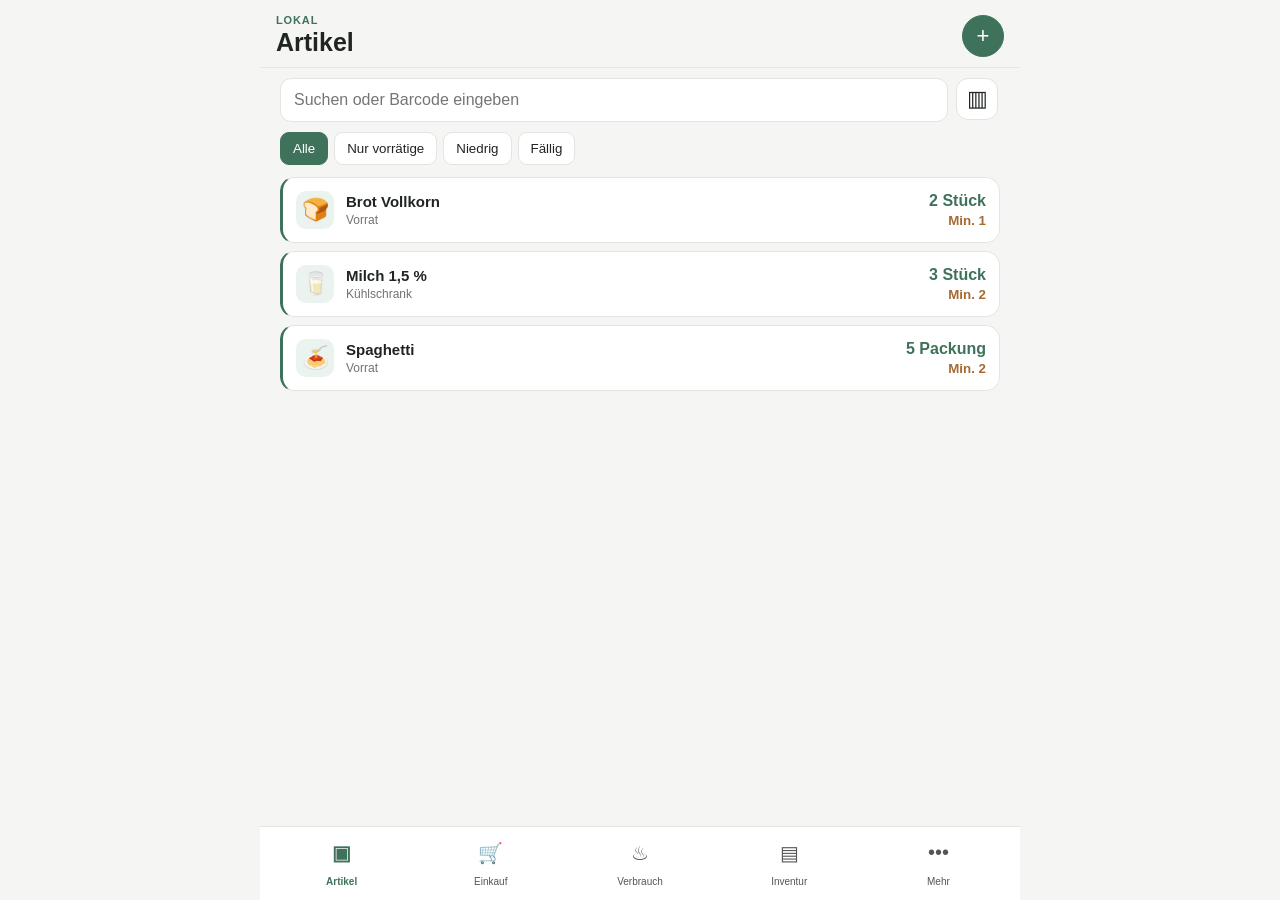
<file: index.html>
<!doctype html>
<html lang="de">
<head>
  <meta charset="utf-8">
  <meta name="viewport" content="width=device-width, initial-scale=1, viewport-fit=cover">
  <meta name="theme-color" content="#3f725b">
  <meta http-equiv="Content-Security-Policy" content="default-src 'self'; script-src 'self'; style-src 'self'; img-src 'self' data: blob:; connect-src 'self' https:; media-src 'self' blob:; object-src 'none'; base-uri 'self'; form-action 'self'; frame-ancestors 'none'">
  <meta name="apple-mobile-web-app-capable" content="yes">
  <meta name="apple-mobile-web-app-status-bar-style" content="default">
  <meta name="apple-mobile-web-app-title" content="Grocy PWA">
  <title>Grocy PWA</title>
  <link rel="manifest" href="manifest.webmanifest">
  <link rel="apple-touch-icon" href="icons/apple-touch-icon.png">
  <link rel="icon" href="icons/favicon-32.png" sizes="32x32">
  <link rel="stylesheet" href="app.css">
</head>
<body>
  <div id="app" class="app-shell">
    <header class="topbar">
      <div>
        <div class="eyebrow" id="modeBadge">Lokal</div>
        <h1 id="viewTitle">Artikel</h1>
      </div>
      <button class="icon-button primary" id="quickAddBtn" aria-label="Schnellaktion">+</button>
    </header>

    <main id="main" class="main" tabindex="-1">
      <section id="view-stock" class="view active" data-view="stock">
        <div class="search-row">
          <input id="stockSearch" class="search" type="search" inputmode="search" placeholder="Suchen oder Barcode eingeben" autocomplete="off">
          <button class="icon-button" data-scan-target="stockSearch" aria-label="Barcode scannen">▥</button>
        </div>
        <div class="segmented" id="stockFilters">
          <button class="active" data-filter="all">Alle</button>
          <button data-filter="instock">Nur vorrätige</button>
          <button data-filter="low">Niedrig</button>
          <button data-filter="due">Fällig</button>
        </div>
        <div id="stockList" class="card-list"></div>
      </section>

      <section id="view-shopping" class="view" data-view="shopping">
        <div class="search-row">
          <input id="shoppingSearch" class="search" type="search" placeholder="Einkaufsliste durchsuchen">
          <button class="icon-button" data-scan-target="shoppingSearch" aria-label="Barcode scannen">▥</button>
        </div>
        <div class="segmented">
          <button class="active" data-shopping-tab="open">Offen</button>
          <button data-shopping-tab="done">Erledigt</button>
        </div>
        <div id="shoppingList" class="card-list"></div>
        <button id="storeShoppingBtn" class="sticky-action">Auswahl einlagern</button>
      </section>

      <section id="view-consume" class="view" data-view="consume">
        <div class="panel">
          <h2>Schnell verbrauchen</h2>
          <label>Artikel
            <input id="consumeProduct" list="productOptions" placeholder="Artikel oder Barcode">
          </label>
          <div id="consumeStockInfo" class="panel compact muted">Artikel auswählen, um den aktuellen Lagerstand zu sehen.</div>
          <div class="two-col">
            <label>Menge<input id="consumeAmount" type="number" min="0.001" step="0.001" value="1"></label>
            <label>Modus<select id="consumeMode"><option value="consume">Verbrauchen</option><option value="open">Öffnen</option><option value="spoiled">Verdorben</option></select></label>
          </div>
          <button id="consumeBtn" class="primary-button">Buchen</button>
        </div>
        <div class="section-head"><h2>Letzte Buchungen</h2><button class="link-button" id="refreshJournal">Aktualisieren</button></div>
        <div id="journalList" class="card-list"></div>
      </section>

      <section id="view-inventory" class="view" data-view="inventory">
        <div class="panel">
          <h2>Inventur</h2>
          <p class="muted">Gezählten Bestand eintragen. Änderungen werden erst nach Tippen auf „Speichern“ gebucht.</p>
        </div>
        <div id="inventoryList" class="card-list"></div>
        <button id="saveInventoryBtn" class="sticky-action">Inventur speichern</button>
      </section>

      <section id="view-more" class="view" data-view="more">
        <div class="menu-grid">
          <button data-open-sheet="purchase">📦<span>Einkauf buchen</span></button>
          <button data-open-sheet="transfer">↔️<span>Umlagern</span></button>
          <button data-open-sheet="product">✏️<span>Artikel verwalten</span></button>
          <button data-open-sheet="settings">⚙️<span>Setup</span></button>
          <button data-open-sheet="backup">💾<span>Backup</span></button>
          <button data-open-sheet="api">🧪<span>API-Test</span></button>
        </div>
        <div class="panel compact">
          <h2>Funktionen</h2>
          <p class="muted">Bestand, Einkauf, Verbrauch, Öffnen, Verderb, Inventur, Umlagerung, Einkaufsliste, Produktstammdaten, Barcodes, Mindestbestand, Preise, Backup/Restore und API-Verbindung.</p>
        </div>
      </section>
    </main>

    <nav class="bottom-nav" aria-label="Hauptnavigation">
      <button class="active" data-nav="stock"><span>▣</span>Artikel</button>
      <button data-nav="shopping"><span>🛒</span>Einkauf</button>
      <button data-nav="consume"><span>♨</span>Verbrauch</button>
      <button data-nav="inventory"><span>▤</span>Inventur</button>
      <button data-nav="more"><span>•••</span>Mehr</button>
    </nav>
  </div>

  <datalist id="productOptions"></datalist>

  <dialog id="sheet" class="sheet">
    <form method="dialog" class="sheet-frame">
      <div class="sheet-handle"></div>
      <div class="sheet-head"><h2 id="sheetTitle">Aktion</h2><button class="icon-button" type="button" id="closeSheetBtn" aria-label="Schließen">×</button></div>
      <div id="sheetBody" class="sheet-body"></div>
    </form>
  </dialog>

  <div id="toast" class="toast" role="status" aria-live="polite"></div>
  <div id="updateBar" class="update-bar" hidden><span>Neue Version verfügbar</span><button id="applyUpdateBtn">Jetzt aktualisieren</button></div>
  <script src="app.js" defer></script>
</body>
</html>
</file>
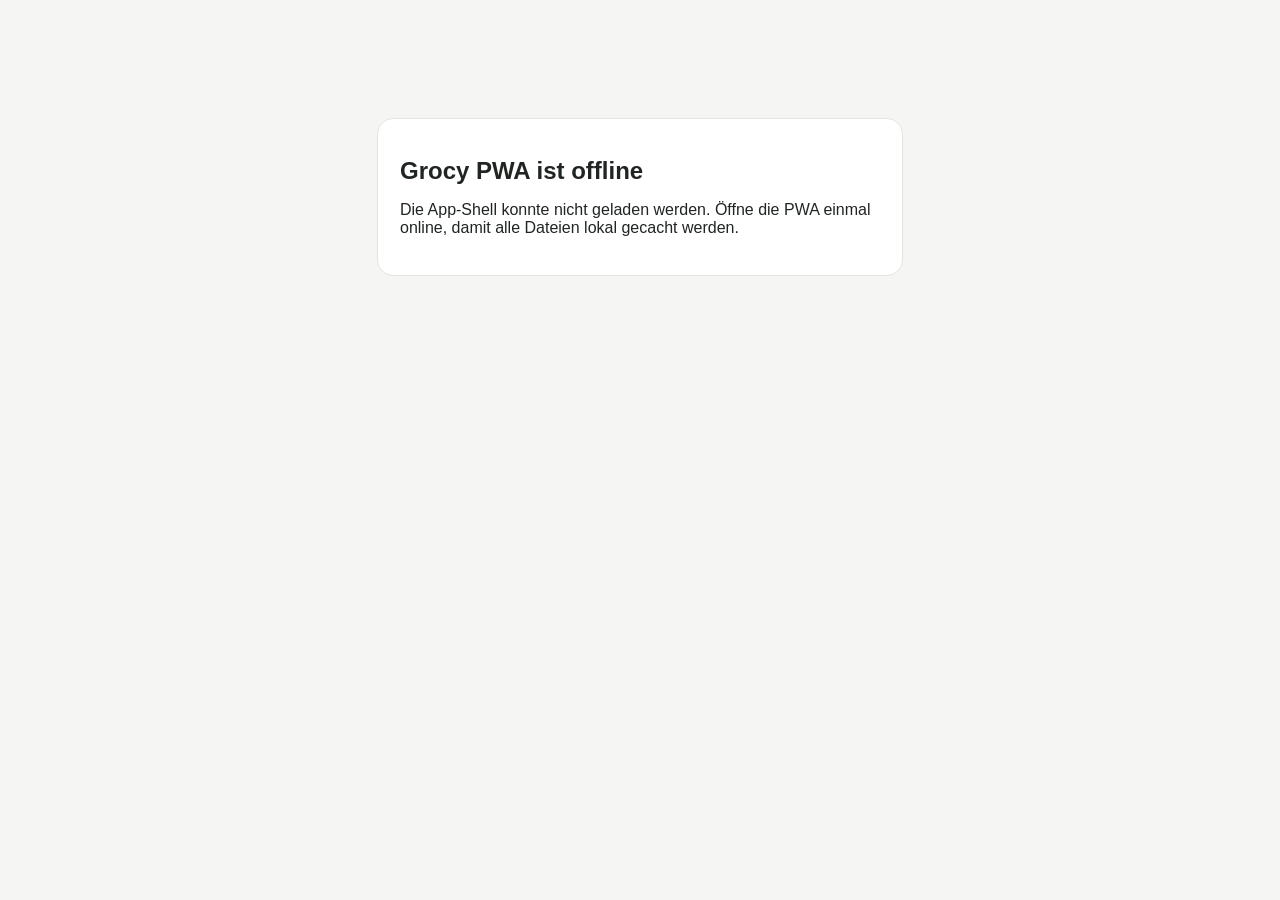
<file: offline.html>
<!doctype html><html lang="de"><meta charset="utf-8"><meta name="viewport" content="width=device-width,initial-scale=1"><title>Offline</title><style>body{font-family:-apple-system,sans-serif;background:#f5f6f3;color:#202522;padding:30px}main{max-width:480px;margin:80px auto;background:white;border:1px solid #e2e5e1;border-radius:16px;padding:22px}h1{font-size:24px}</style><main><h1>Grocy PWA ist offline</h1><p>Die App-Shell konnte nicht geladen werden. Öffne die PWA einmal online, damit alle Dateien lokal gecacht werden.</p></main></html>
</file>
<file: app.css>
:root{--bg:#f5f6f3;--card:#fff;--line:#e2e5e1;--text:#202522;--muted:#6e746f;--green:#3f725b;--green-soft:#eaf3ee;--blue:#4f6f8e;--amber:#a66a32;--violet:#6d6588;--red:#a04b4b;--shadow:0 8px 28px rgba(31,42,35,.08);font-family:-apple-system,BlinkMacSystemFont,"Segoe UI",sans-serif;color:var(--text);background:var(--bg)}*{box-sizing:border-box}[hidden]{display:none!important}html,body{margin:0;min-height:100%;background:var(--bg)}body{padding:env(safe-area-inset-top) env(safe-area-inset-right) env(safe-area-inset-bottom) env(safe-area-inset-left);overscroll-behavior:none}.app-shell{min-height:100dvh;max-width:760px;margin:0 auto;background:var(--bg);position:relative}.topbar{position:sticky;top:0;z-index:10;display:flex;justify-content:space-between;align-items:center;padding:14px 16px 10px;background:rgba(245,246,243,.94);backdrop-filter:blur(16px);border-bottom:1px solid rgba(226,229,225,.8)}h1{font-size:25px;margin:0}h2{font-size:17px;margin:0 0 12px}.eyebrow{font-size:11px;font-weight:700;color:var(--green);text-transform:uppercase;letter-spacing:.08em;margin-bottom:2px}.main{padding:10px 12px 110px}.view{display:none}.view.active{display:block}.search-row{display:grid;grid-template-columns:1fr 44px;gap:8px}.search,input,select,textarea{width:100%;min-width:0;border:1px solid var(--line);background:#fff;border-radius:11px;padding:12px 13px;font-size:16px;color:var(--text);outline:none}.search:focus,input:focus,select:focus,textarea:focus{border-color:var(--green);box-shadow:0 0 0 3px rgba(63,114,91,.1)}label{font-size:12px;font-weight:700;display:grid;gap:6px;color:#4a514c}.icon-button{width:42px;height:42px;border:1px solid var(--line);background:#fff;border-radius:12px;font-size:22px;color:var(--text)}.icon-button.primary{background:var(--green);border-color:var(--green);color:#fff;border-radius:50%}.segmented{display:flex;gap:6px;margin:10px 0 12px;overflow:auto}.segmented button{border:1px solid var(--line);background:#fff;padding:8px 12px;border-radius:9px;white-space:nowrap;color:var(--text)}.segmented button.active{background:var(--green);color:#fff;border-color:var(--green)}.card-list{display:grid;gap:8px}.card{background:var(--card);border:1px solid var(--line);border-radius:14px;padding:13px;box-shadow:0 1px 0 rgba(0,0,0,.01)}.product-card{display:grid;grid-template-columns:40px minmax(0,1fr) auto;gap:10px;align-items:center;border-left:3px solid var(--green)}.product-icon{width:38px;height:38px;border-radius:10px;background:var(--green-soft);display:grid;place-items:center;font-size:22px}.product-title{font-weight:750;font-size:15px}.product-sub{font-size:12px;color:var(--muted);margin-top:3px}.qty{text-align:right;font-weight:750;color:var(--green)}.qty small{display:block;color:var(--amber);font-weight:600;margin-top:3px}.low{border-left-color:var(--amber)}.critical{border-left-color:var(--red)}.critical .qty{color:var(--red)}.due{border-left-color:var(--amber)}.panel{background:#fff;border:1px solid var(--line);border-radius:14px;padding:14px;margin-bottom:12px}.panel.compact{margin-top:14px}.two-col{display:grid;grid-template-columns:1fr 1fr;gap:10px;margin:10px 0}.primary-button,.sticky-action{border:0;background:var(--green);color:#fff;border-radius:11px;padding:13px 16px;font-size:15px;font-weight:750;width:100%}.sticky-action{position:sticky;bottom:86px;margin-top:12px;box-shadow:var(--shadow)}.muted{color:var(--muted);font-size:13px;line-height:1.45}.section-head{display:flex;justify-content:space-between;align-items:center;margin:16px 2px 8px}.section-head h2{margin:0}.link-button{border:0;background:transparent;color:var(--green);font-weight:700}.bottom-nav{position:fixed;left:max(env(safe-area-inset-left),0px);right:max(env(safe-area-inset-right),0px);bottom:0;margin:auto;max-width:760px;height:calc(74px + env(safe-area-inset-bottom));padding:8px 8px calc(7px + env(safe-area-inset-bottom));display:grid;grid-template-columns:repeat(5,1fr);gap:2px;background:rgba(255,255,255,.96);backdrop-filter:blur(18px);border-top:1px solid var(--line);z-index:20}.bottom-nav button{border:0;background:transparent;font-size:10px;color:#555;display:grid;place-items:center;gap:2px}.bottom-nav button span{font-size:20px}.bottom-nav button.active{color:var(--green);font-weight:750}.menu-grid{display:grid;grid-template-columns:1fr 1fr;gap:10px}.menu-grid button{min-height:92px;border:1px solid var(--line);background:#fff;border-radius:14px;font-size:26px;display:grid;place-items:center;gap:5px;padding:12px}.menu-grid span{font-size:13px;font-weight:700}.sheet{width:min(760px,100%);max-width:none;margin:auto 0 0;border:0;border-radius:20px 20px 0 0;padding:0;background:#fff;max-height:92dvh}.sheet::backdrop{background:rgba(20,26,22,.35);backdrop-filter:blur(2px)}.sheet-frame{padding:8px 14px calc(20px + env(safe-area-inset-bottom));overflow:auto;max-height:92dvh}.sheet-handle{width:42px;height:5px;background:#d7dad7;border-radius:10px;margin:1px auto 9px}.sheet-head{display:flex;align-items:center;justify-content:space-between}.sheet-head h2{margin:0;font-size:20px}.sheet-body{padding-top:14px}.form-stack{display:grid;gap:11px}.row-actions{display:flex;gap:8px}.row-actions>*{flex:1}.secondary-button{border:1px solid var(--line);background:#fff;border-radius:11px;padding:12px 14px;font-weight:700}.danger-button{border:1px solid #e3c4c4;background:#fff5f5;color:var(--red);border-radius:11px;padding:12px 14px;font-weight:700}.toast{position:fixed;z-index:50;left:50%;bottom:100px;transform:translate(-50%,20px);background:#202522;color:white;padding:11px 14px;border-radius:12px;opacity:0;pointer-events:none;transition:.2s;max-width:calc(100% - 32px);font-size:13px;box-shadow:var(--shadow)}.toast.show{opacity:1;transform:translate(-50%,0)}.update-bar{position:fixed;z-index:45;left:12px;right:12px;bottom:88px;max-width:730px;margin:auto;background:#202522;color:#fff;padding:10px 12px;border-radius:12px;display:flex;justify-content:space-between;align-items:center;box-shadow:var(--shadow)}.update-bar button{border:0;border-radius:8px;padding:8px 10px;font-weight:700}.inventory-card{display:grid;grid-template-columns:minmax(0,1fr) 95px;gap:10px;align-items:center}.shopping-card{display:grid;grid-template-columns:28px minmax(0,1fr) 110px;gap:9px;align-items:center}.qty-stepper{display:grid;grid-template-columns:30px 1fr 30px;align-items:center;background:#faf8f4;border:1px solid #eee5da;border-radius:10px;overflow:hidden}.qty-stepper button{border:0;background:transparent;height:36px;font-size:18px;color:var(--amber)}.qty-stepper input{padding:7px 2px;text-align:center;border:0;background:transparent;font-size:14px}.status-pill{display:inline-block;padding:3px 7px;border-radius:999px;background:var(--green-soft);color:var(--green);font-size:11px;font-weight:700}.warning{background:#fff5e8;color:var(--amber)}.error-box{padding:10px;border-radius:10px;background:#fff4f4;color:var(--red);font-size:13px}.success-box{padding:10px;border-radius:10px;background:var(--green-soft);color:var(--green);font-size:13px}@media(min-width:700px){.main{padding-left:20px;padding-right:20px}.menu-grid{grid-template-columns:repeat(3,1fr)}}

.details-stack{margin-top:10px}.raw-result{white-space:pre-wrap;overflow:auto;font-size:12px}.scanner-video{width:100%;border-radius:12px}

/* v10: iPhone swipe actions on stock cards; extended reveal distance */
.swipe-row{position:relative;overflow:hidden;border-radius:14px;isolation:isolate;width:100%;min-width:0}.swipe-row .product-card{position:relative;z-index:2;display:grid;width:100%!important;min-width:0;max-width:100%;transition:transform .18s ease;touch-action:pan-y;-webkit-user-select:none;user-select:none}.swipe-row .product-card.swiping{transition:none}.swipe-row .product-card>div:nth-child(2){min-width:0}.swipe-row .product-title{overflow:hidden;text-overflow:ellipsis;white-space:nowrap}.swipe-action{position:absolute;inset-block:0;z-index:1;display:flex;align-items:center;font-size:13px;font-weight:800;color:#fff;padding:0 14px;pointer-events:none;opacity:0;transition:opacity .08s linear}.swipe-row.swiping .swipe-action{opacity:1}.swipe-action-right{left:0;justify-content:flex-start;background:var(--green);width:50%}.swipe-action-left{right:0;justify-content:flex-end;background:var(--amber);width:50%}
</file>
